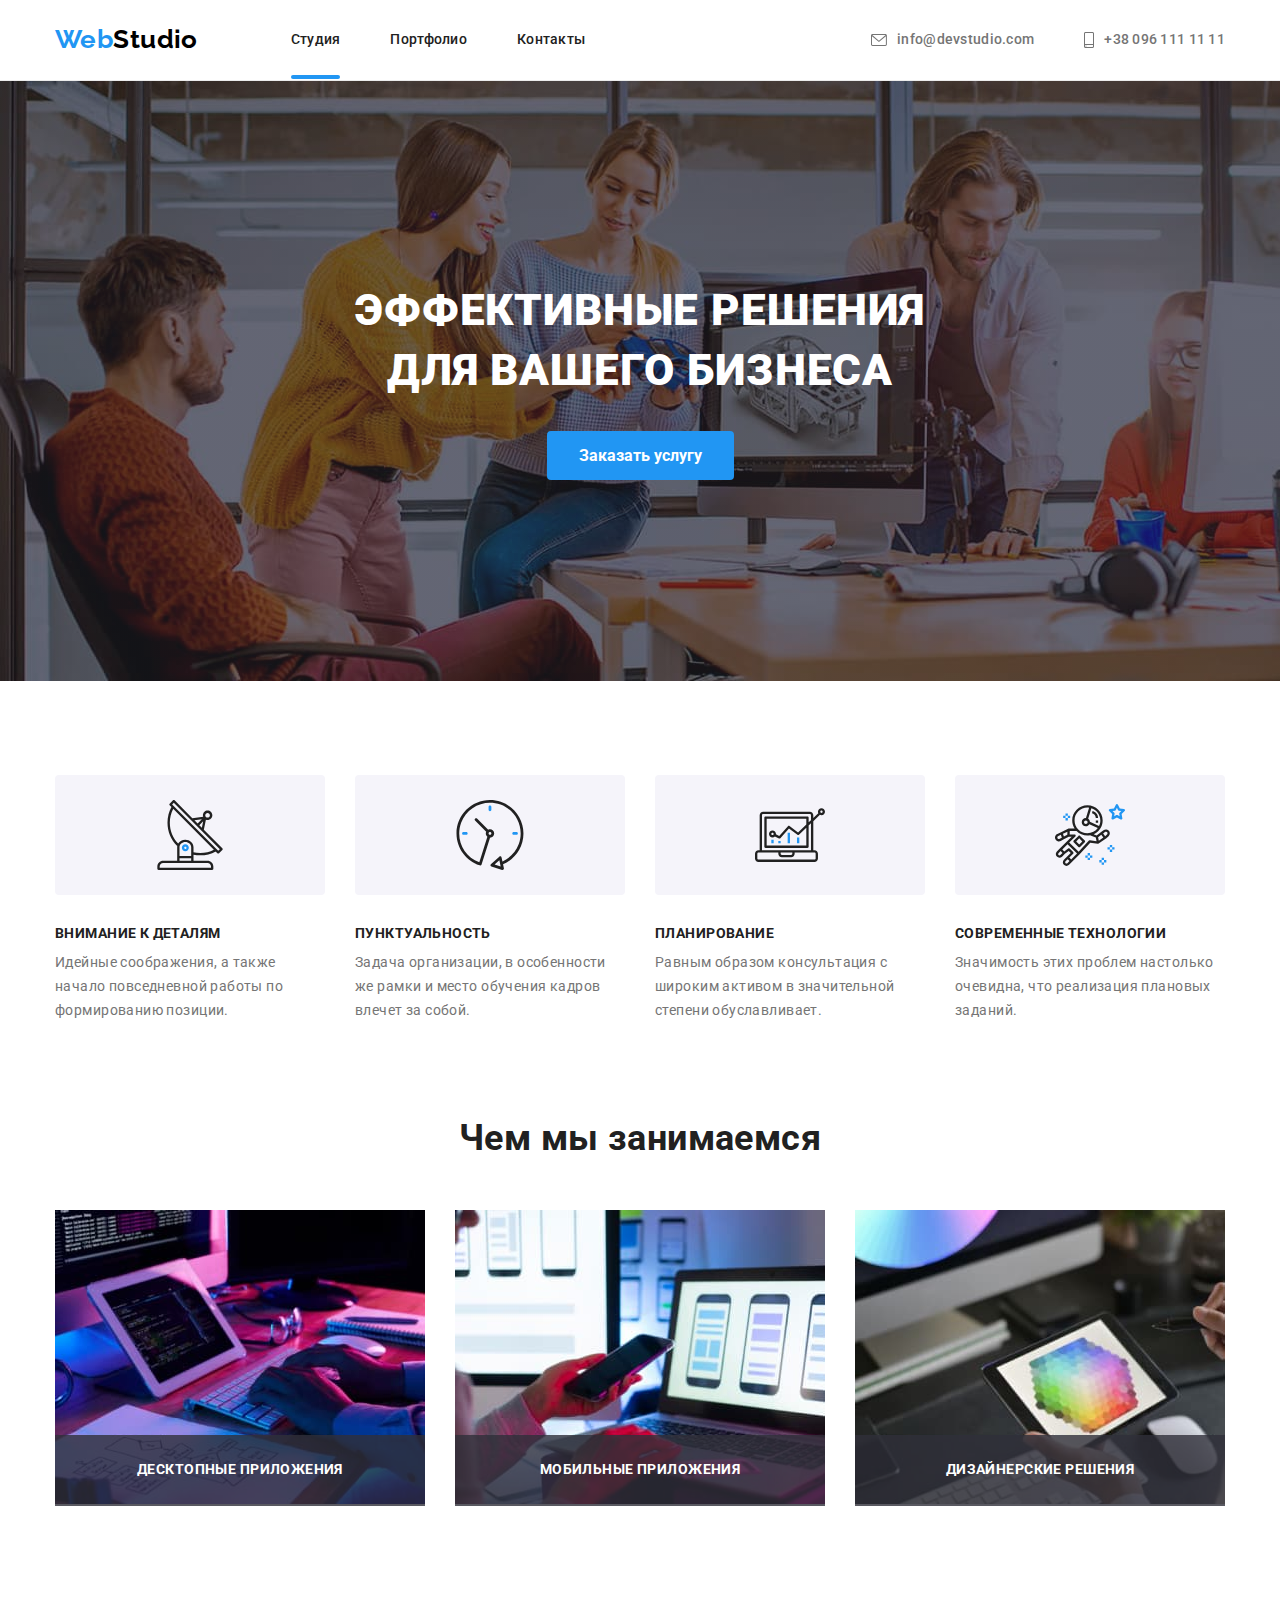
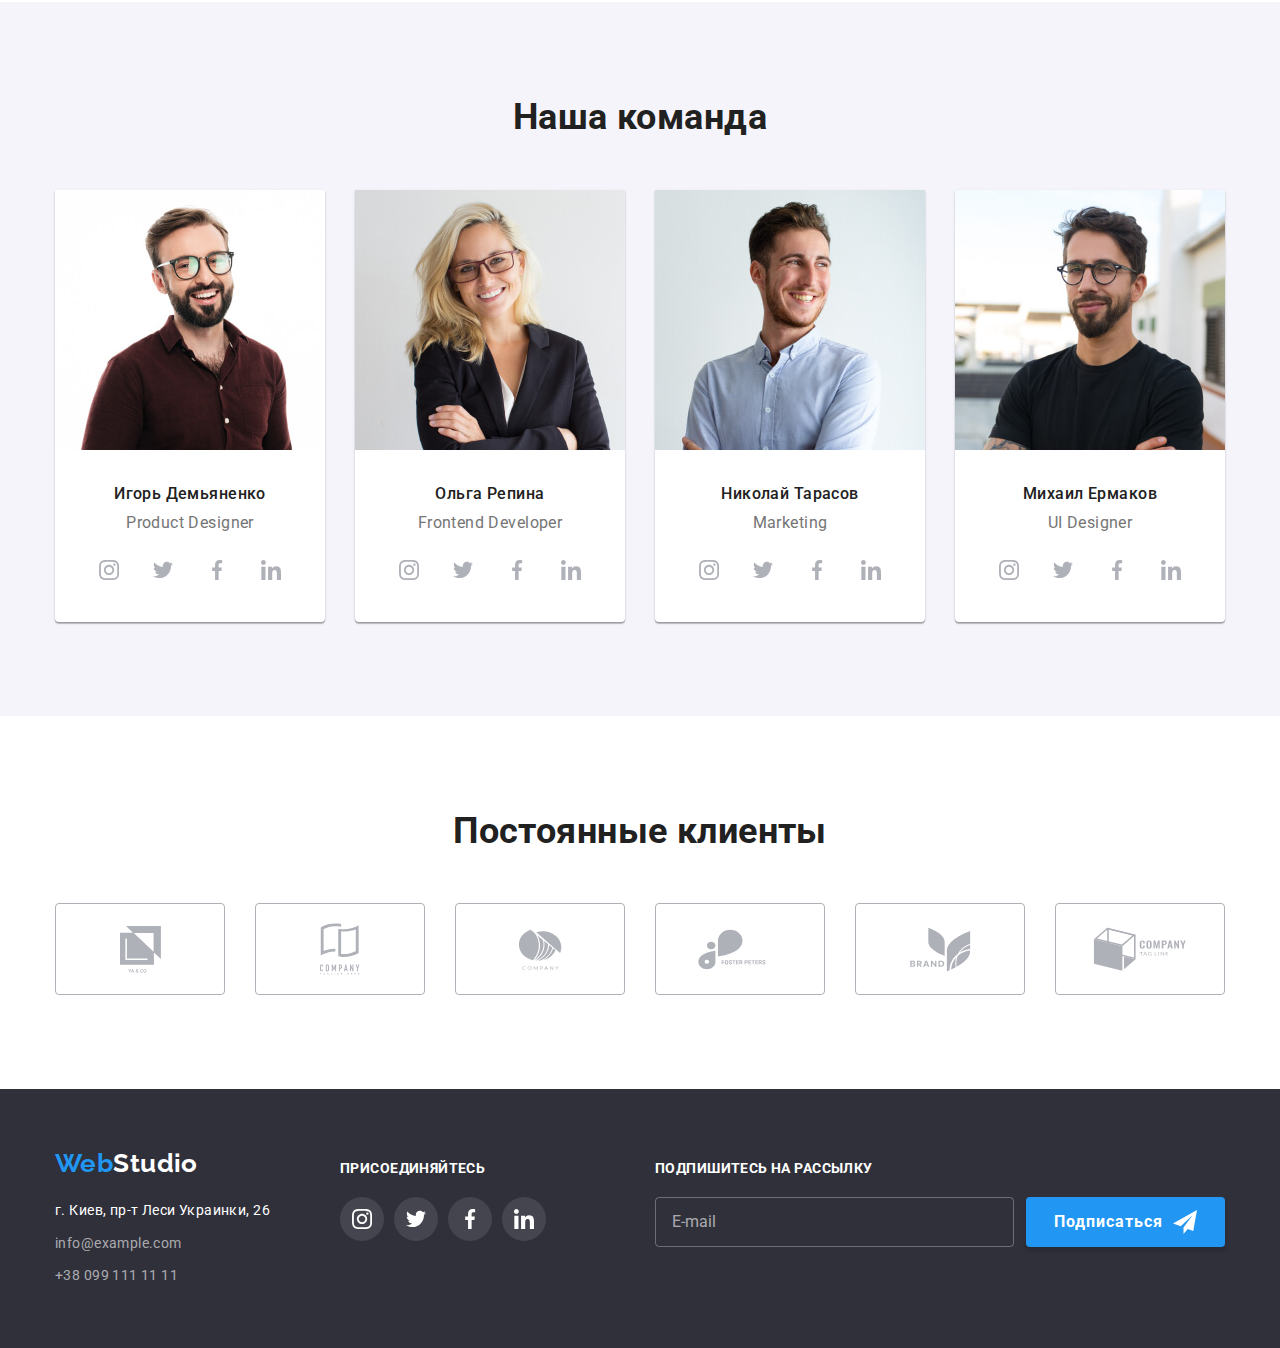
<file: index.html>
<!DOCTYPE html>
<html lang="ru">
  <head>
    <meta charset="UTF-8" />
    <meta http-equiv="X-UA-Compatible" content="IE=edge" />
    <meta name="viewport" content="width=device-width, initial-scale=1.0" />
    <title>Студия</title>
    <link
      rel="stylesheet"
      href="https://cdnjs.cloudflare.com/ajax/libs/modern-normalize/1.1.0/modern-normalize.min.css"
    />
    <link rel="preconnect" href="https://fonts.googleapis.com" />
    <link rel="preconnect" href="https://fonts.gstatic.com" crossorigin />
    <link
      href="https://fonts.googleapis.com/css2?family=Raleway:wght@700&family=Roboto:wght@400;500;700;900&display=swap"
      rel="stylesheet"
    />
    <link rel="stylesheet" href="./css/common.css" />
    <link rel="stylesheet" href="./css/main.css" />
  </head>

  <body>
    <header class="header">
      <div class="container">
        <div class="header__inner">
          <a class="heder__logo logo" href="./index.html" lang="en"
            ><span class="logo--blue" lang="en">Web</span>Studio</a
          >

          <nav class="nav">
            <ul class="nav__list">
              <li class="nav__item">
                <a class="nav__link nav__link--current" href="./index.html">Студия</a>
              </li>
              <li class="nav__item">
                <a class="nav__link" href="./portfolio.html">Портфолио</a>
              </li>
              <li class="nav__item">
                <a class="nav__link" href="#">Контакты</a>
              </li>
            </ul>
          </nav>

          <ul class="header__comm">
            <li class="header__item">
              <a class="header__link" href="mailto:info@devstudio.com">
                <svg class="mail-icon header__icon" height="12" width="16">
                  <use href="./images/icons.svg#icon-email"></use>
                </svg>
                info@devstudio.com
              </a>
            </li>
            <li class="header__item">
              <a class="header__link" href="tel:+380961111111">
                <svg class="phone-icon header__icon" height="16" width="10">
                  <use href="./images/icons.svg#icon-phone"></use>
                </svg>
                +38 096 111 11 11
              </a>
            </li>
          </ul>
        </div>
      </div>
    </header>

    <main class="main">
      <section class="hero">
        <div class="container">
          <h1 class="hero__title">
            Эффективные решения <br />
            для вашего бизнеса
          </h1>
          <button class="hero__btn" type="button" data-modal-open>Заказать услугу</button>
        </div>
      </section>

      <section class="advantage section">
        <div class="container">
          <h2 class="advantage__title title">Наше преимущество</h2>
          <ul class="advantage__list">
            <li class="advantage__item">
              <div class="advantage__icon-box">
                <svg class="icon" height="70" width="70">
                  <use href="./images/icons.svg#icon-antenna"></use>
                </svg>
              </div>
              <h3 class="advantage__header">Внимание к деталям</h3>
              <p class="advantage__text">
                Идейные соображения, а также начало повседневной работы по формированию позиции.
              </p>
            </li>
            <li class="advantage__item">
              <div class="advantage__icon-box">
                <svg class="icon" height="70" width="70">
                  <use href="./images/icons.svg#icon-clock"></use>
                </svg>
              </div>
              <h3 class="advantage__header">Пунктуальность</h3>
              <p class="advantage__text">
                Задача организации, в особенности же рамки и место обучения кадров влечет за собой.
              </p>
            </li>
            <li class="advantage__item">
              <div class="advantage__icon-box">
                <svg class="icon" height="70" width="70">
                  <use href="./images/icons.svg#icon-diagram"></use>
                </svg>
              </div>
              <h3 class="advantage__header">Планирование</h3>
              <p class="advantage__text">
                Равным образом консультация с широким активом в значительной степени обуславливает.
              </p>
            </li>
            <li class="advantage__item">
              <div class="advantage__icon-box">
                <svg class="icon" height="70" width="70">
                  <use href="./images/icons.svg#icon-astronaut"></use>
                </svg>
              </div>
              <h3 class="advantage__header">Современные технологии</h3>
              <p class="advantage__text">
                Значимость этих проблем настолько очевидна, что реализация плановых заданий.
              </p>
            </li>
          </ul>
        </div>
      </section>

      <section class="about section">
        <div class="container">
          <h2 class="title">Чем мы занимаемся</h2>
          <ul class="about__list">
            <li class="about__item">
              <div class="about__overlay">
                <img
                  class="about__img"
                  src="./images/index-img/img-1-min.jpg"
                  alt="разработка алгоритмов работы проекта"
                  width="370"
                  height="294"
                />
                <p class="about__title">Десктопные приложения</p>
              </div>
            </li>
            <li class="about__item">
              <div class="about__overlay">
                <img
                  class="about__img"
                  src="./images/index-img/img-2-min.jpg"
                  alt="оптимизация под мобильные устройства"
                  width="370"
                  height="294"
                />
                <p class="about__title">Мобильные приложения</p>
              </div>
            </li>
            <li class="about__item">
              <div class="about__overlay">
                <img
                  class="about__img"
                  src="./images/index-img/img-3-min.jpg"
                  alt="разработка дизайна проекта"
                  width="370"
                  height="294"
                />
                <p class="about__title">Дизайнерские решения</p>
              </div>
            </li>
          </ul>
        </div>
      </section>

      <section class="team section">
        <div class="container">
          <h2 class="title">Наша команда</h2>
          <ul class="team__list">
            <li class="team__item">
              <div class="border">
                <img
                  class="team__img"
                  src="./images/index-img/photo-1-min.jpg"
                  alt="фотография члена команды"
                  width="270"
                  height="260"
                />
                <div class="team__content">
                  <h3 class="team__title">Игорь Демьяненко</h3>
                  <p class="team__post" lang="en">Product Designer</p>
                  <ul class="team__social-list">
                    <li class="social-list__item">
                      <a class="social-list__link team__social-link" href="#">
                        <svg class="social-list__icon" height="20" width="20">
                          <use href="./images/icons.svg#icon-instagram"></use>
                        </svg>
                      </a>
                    </li>
                    <li class="social-list__item">
                      <a class="social-list__link team__social-link" href="#">
                        <svg class="social-list__icon" height="20" width="20">
                          <use href="./images/icons.svg#icon-twitter"></use>
                        </svg>
                      </a>
                    </li>
                    <li class="social-list__item">
                      <a class="social-list__link team__social-link" href="#">
                        <svg class="social-list__icon" height="20" width="20">
                          <use href="./images/icons.svg#icon-facebook"></use>
                        </svg>
                      </a>
                    </li>
                    <li class="social-list__item">
                      <a class="social-list__link team__social-link" href="#">
                        <svg class="social-list__icon" height="20" width="20">
                          <use href="./images/icons.svg#icon-linkedin"></use>
                        </svg>
                      </a>
                    </li>
                  </ul>
                </div>
              </div>
            </li>
            <li class="team__item">
              <div class="border">
                <img
                  class="team__img"
                  src="./images/index-img/photo-2-min.jpg"
                  alt="фотография члена команды"
                  width="270"
                  height="260"
                />
                <div class="team__content">
                  <h3 class="team__title">Ольга Репина</h3>
                  <p class="team__post" lang="en">Frontend Developer</p>
                  <ul class="team__social-list">
                    <li class="social-list__item">
                      <a class="social-list__link team__social-link" href="#">
                        <svg class="social-list__icon" height="20" width="20">
                          <use href="./images/icons.svg#icon-instagram"></use>
                        </svg>
                      </a>
                    </li>
                    <li class="social-list__item">
                      <a class="social-list__link team__social-link" href="#">
                        <svg class="social-list__icon" height="20" width="20">
                          <use href="./images/icons.svg#icon-twitter"></use>
                        </svg>
                      </a>
                    </li>
                    <li class="social-list__item">
                      <a class="social-list__link team__social-link" href="#">
                        <svg class="social-list__icon" height="20" width="20">
                          <use href="./images/icons.svg#icon-facebook"></use>
                        </svg>
                      </a>
                    </li>
                    <li class="social-list__item">
                      <a class="social-list__link team__social-link" href="#">
                        <svg class="social-list__icon" height="20" width="20">
                          <use href="./images/icons.svg#icon-linkedin"></use>
                        </svg>
                      </a>
                    </li>
                  </ul>
                </div>
              </div>
            </li>
            <li class="team__item">
              <div class="border">
                <img
                  class="team__img"
                  src="./images/index-img/photo-3-min.jpg"
                  alt="фотография члена команды"
                  width="270"
                  height="260"
                />
                <div class="team__content">
                  <h3 class="team__title">Николай Тарасов</h3>
                  <p class="team__post" lang="en">Marketing</p>
                  <ul class="team__social-list">
                    <li class="social-list__item">
                      <a class="social-list__link team__social-link" href="#">
                        <svg class="social-list__icon" height="20" width="20">
                          <use href="./images/icons.svg#icon-instagram"></use>
                        </svg>
                      </a>
                    </li>
                    <li class="social-list__item">
                      <a class="social-list__link team__social-link" href="#">
                        <svg class="social-list__icon" height="20" width="20">
                          <use href="./images/icons.svg#icon-twitter"></use>
                        </svg>
                      </a>
                    </li>
                    <li class="social-list__item">
                      <a class="social-list__link team__social-link" href="#">
                        <svg class="social-list__icon" height="20" width="20">
                          <use href="./images/icons.svg#icon-facebook"></use>
                        </svg>
                      </a>
                    </li>
                    <li class="social-list__item">
                      <a class="social-list__link team__social-link" href="#">
                        <svg class="social-list__icon" height="20" width="20">
                          <use href="./images/icons.svg#icon-linkedin"></use>
                        </svg>
                      </a>
                    </li>
                  </ul>
                </div>
              </div>
            </li>
            <li class="team__item">
              <div class="border">
                <img
                  class="team__img"
                  src="./images/index-img/photo-4-min.jpg"
                  alt="фотография члена команды"
                  width="270"
                  height="260"
                />
                <div class="team__content">
                  <h3 class="team__title">Михаил Ермаков</h3>
                  <p class="team__post" lang="en">UI Designer</p>
                  <ul class="team__social-list">
                    <li class="social-list__item">
                      <a class="social-list__link team__social-link" href="#">
                        <svg class="social-list__icon" height="20" width="20">
                          <use href="./images/icons.svg#icon-instagram"></use>
                        </svg>
                      </a>
                    </li>
                    <li class="social-list__item">
                      <a class="social-list__link team__social-link" href="#">
                        <svg class="social-list__icon" height="20" width="20">
                          <use href="./images/icons.svg#icon-twitter"></use>
                        </svg>
                      </a>
                    </li>
                    <li class="social-list__item">
                      <a class="social-list__link team__social-link" href="#">
                        <svg class="social-list__icon" height="20" width="20">
                          <use href="./images/icons.svg#icon-facebook"></use>
                        </svg>
                      </a>
                    </li>
                    <li class="social-list__item">
                      <a class="social-list__link team__social-link" href="#">
                        <svg class="social-list__icon" height="20" width="20">
                          <use href="./images/icons.svg#icon-linkedin"></use>
                        </svg>
                      </a>
                    </li>
                  </ul>
                </div>
              </div>
            </li>
          </ul>
        </div>
      </section>

      <section class="clients section">
        <div class="container">
          <h2 class="title">Постоянные клиенты</h2>
          <ul class="clients__list">
            <li class="clients__item">
              <a class="clients__link" href="#">
                <svg class="clients__icon" height="47" width="41">
                  <use href="./images/icons.svg#icon-first-company-logo"></use>
                </svg>
              </a>
            </li>

            <li class="clients__item">
              <a class="clients__link" href="#">
                <svg class="clients__icon" height="52" width="40">
                  <use href="./images/icons.svg#icon-second-company-logo"></use>
                </svg>
              </a>
            </li>

            <li class="clients__item">
              <a class="clients__link" href="#">
                <svg class="clients__icon" height="41" width="44">
                  <use href="./images/icons.svg#icon-third-company-logo"></use>
                </svg>
              </a>
            </li>

            <li class="clients__item">
              <a class="clients__link" href="#">
                <svg class="clients__icon" height="41" width="84">
                  <use href="./images/icons.svg#icon-fouth-company-logo"></use>
                </svg>
              </a>
            </li>

            <li class="clients__item">
              <a class="clients__link" href="#">
                <svg class="clients__icon" height="45" width="63">
                  <use href="./images/icons.svg#icon-fifth-company-logo"></use>
                </svg>
              </a>
            </li>

            <li class="clients__item">
              <a class="clients__link" href="#">
                <svg class="clients__icon" height="44" width="94">
                  <use href="./images/icons.svg#icon-sixth-company-logo"></use>
                </svg>
              </a>
            </li>
          </ul>
        </div>
      </section>
    </main>

    <footer class="footer">
      <div class="container">
        <div class="footer__inner">
          <div class="footer__info">
            <a class="footer__logo logo" href="./index.html" lang="en">
              <span class="logo--blue" lang="en">Web</span>Studio
            </a>

            <address class="footer__addr">
              <p class="footer__location footer__addr--mb">г. Киев, пр-т Леси Украинки, 26</p>
              <a class="footer__link footer__addr--mb" href="mailto:info@example.com">
                info@example.com
              </a>
              <a class="footer__link" href="tel:+380991111111">+38 099 111 11 11</a>
            </address>
          </div>
          <div class="footer__social">
            <h2 class="footer__welcome">Присоединяйтесь</h2>
            <ul class="footer__social-list">
              <li class="social-list__item">
                <a class="social-list__link footer__social-link" href="#">
                  <svg class="social-list__icon" height="20" width="20">
                    <use href="./images/icons.svg#icon-instagram"></use>
                  </svg>
                </a>
              </li>
              <li class="social-list__item">
                <a class="social-list__link footer__social-link" href="#">
                  <svg class="social-list__icon" height="20" width="20">
                    <use href="./images/icons.svg#icon-twitter"></use>
                  </svg>
                </a>
              </li>
              <li class="social-list__item">
                <a class="social-list__link footer__social-link" href="#">
                  <svg class="social-list__icon" height="20" width="20">
                    <use href="./images/icons.svg#icon-facebook"></use>
                  </svg>
                </a>
              </li>
              <li class="social-list__item">
                <a class="social-list__link footer__social-link" href="#">
                  <svg class="social-list__icon" height="20" width="20">
                    <use href="./images/icons.svg#icon-linkedin"></use>
                  </svg>
                </a>
              </li>
            </ul>
          </div>
          <div class="footer__subscribe">
            <h2 class="footer__welcome">Подпишитесь на рассылку</h2>
            <form class="footer__form form" action="#" method="GET">
              <input type="email" class="form__mail" placeholder="E-mail" name="email" required />
              <button class="form__subscribe-btn" type="submit">
                Подписаться
                <svg class="form__icon" height="24" width="24">
                  <use href="./images/icons.svg#icon-send"></use>
                </svg>
              </button>
            </form>
          </div>
        </div>
      </div>
    </footer>

    <div class="backdrop is-hidden" data-modal>
      <div class="modal">
        <button class="modal__close-btn" type="button" data-modal-close>
          <svg class="modal__icon" height="11" width="11">
            <use href="./images/icons.svg#icon-close"></use>
          </svg>
        </button>
        <form class="modal__form form" action="#" method="get">
          <h1 class="modal__header">Оставьте свои данные, мы вам перезвоним</h1>
          <div class="form-field">
            <label class="form-label">
              Имя
              <input class="form__item" type="text" name="name" required />
              <svg class="form__modal-icon" height="18" width="18">
                <use href="./images/icons.svg#icon-name"></use>
              </svg>
            </label>
          </div>
          <div class="form-field">
            <label class="form-label">
              Телефон
              <input class="form__item" type="tel" name="tel" required />
              <svg class="form__modal-icon" height="18" width="18">
                <use href="./images/icons.svg#icon-tel"></use>
              </svg>
            </label>
          </div>
          <div class="form-field">
            <label class="form-label">
              Почта
              <input class="form__item" type="email" name="post" required />
              <svg class="form__modal-icon" height="18" width="18">
                <use href="./images/icons.svg#icon-post"></use>
              </svg>
            </label>
          </div>
          <div class="form-field">
            <label class="form-label">
              Комментарий
              <textarea
                class="form__item comment"
                name="comment"
                placeholder="Введите текст"
              ></textarea>
            </label>
          </div>
          <div class="form-field">
            <label class="form-policy-label">
              <input class="form__policy" type="checkbox" name="policy" required />
              <span class="form__policy-check"></span>
              Соглашаюсь с рассылкой и принимаю&#160;
              <a class="form__link" href="#" target="_blank" rel="noopener noreferrer">
                Условия договора
              </a>
            </label>
          </div>
          <button class="form__modal-btn" type="submit">Отправить</button>
        </form>
      </div>
    </div>
    <script src="./js/modal.js"></script>
  </body>
</html>
</file>
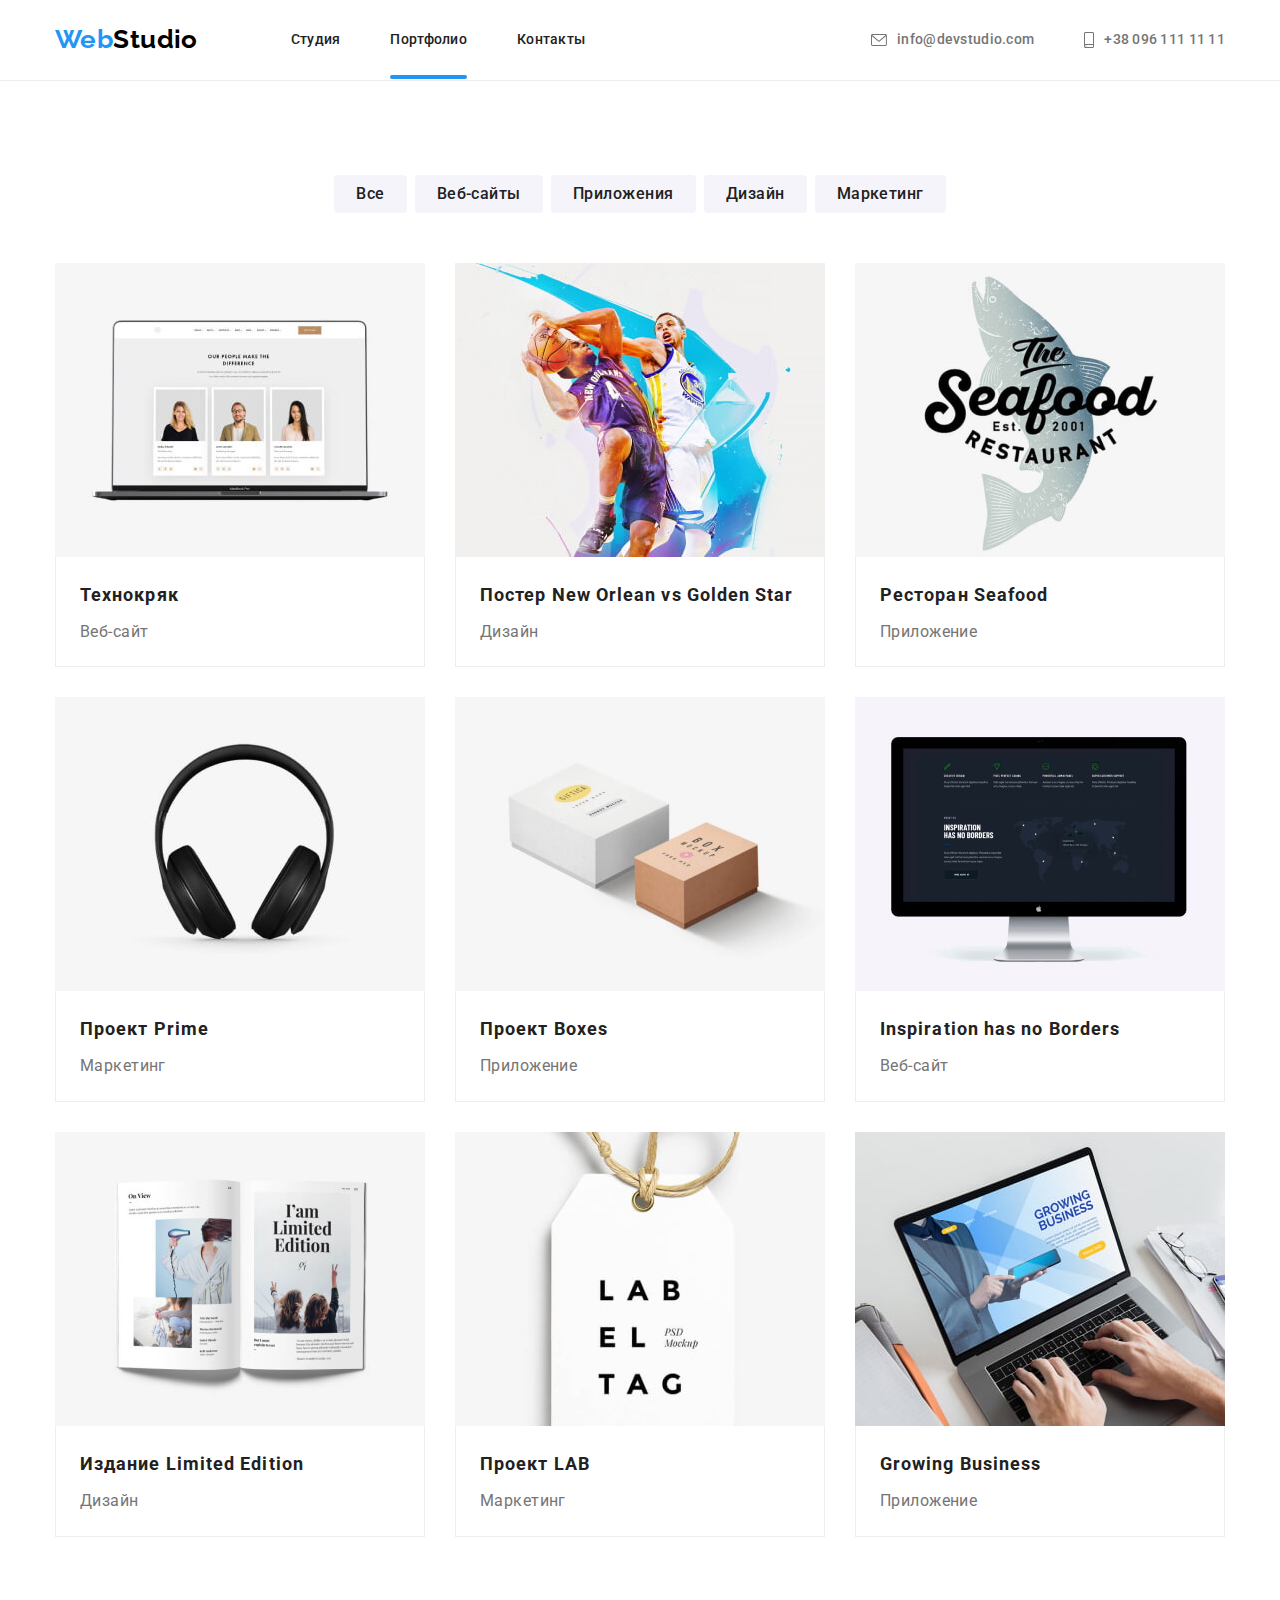
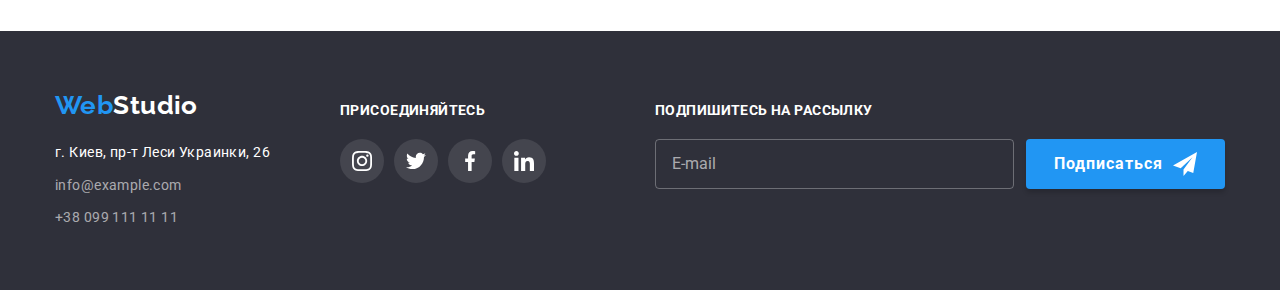
<file: portfolio.html>
<!DOCTYPE html>
<html lang="ru">
  <head>
    <meta charset="UTF-8" />
    <meta http-equiv="X-UA-Compatible" content="IE=edge" />
    <meta name="viewport" content="width=device-width, initial-scale=1.0" />
    <title>Портфолио</title>
    <link
      rel="stylesheet"
      href="https://cdnjs.cloudflare.com/ajax/libs/modern-normalize/1.1.0/modern-normalize.min.css"
    />
    <link rel="preconnect" href="https://fonts.googleapis.com" />
    <link rel="preconnect" href="https://fonts.gstatic.com" crossorigin />
    <link
      href="https://fonts.googleapis.com/css2?family=Raleway:wght@700&family=Roboto:wght@400;500;700;900&display=swap"
      rel="stylesheet"
    />
    <link rel="stylesheet" href="./css/common.css" />
    <link rel="stylesheet" href="./css/portfolio.css" />
  </head>

  <body>
    <header class="header">
      <div class="container">
        <div class="header__inner">
          <a class="heder__logo logo" href="./index.html" lang="en"
            ><span class="logo--blue" lang="en">Web</span>Studio</a
          >

          <nav class="nav">
            <ul class="nav__list">
              <li class="nav__item">
                <a class="nav__link" href="./index.html">Студия</a>
              </li>
              <li class="nav__item">
                <a class="nav__link nav__link--current" href="./portfolio.html">Портфолио</a>
              </li>
              <li class="nav__item">
                <a class="nav__link" href="#">Контакты</a>
              </li>
            </ul>
          </nav>

          <ul class="header__comm">
            <li class="header__item">
              <a class="header__link" href="mailto:info@devstudio.com">
                <svg class="mail-icon header__icon" height="12" width="16">
                  <use href="./images/icons.svg#icon-email"></use>
                </svg>
                info@devstudio.com
              </a>
            </li>
            <li class="header__item">
              <a class="header__link" href="tel:+380961111111">
                <svg class="phone-icon header__icon" height="16" width="10">
                  <use href="./images/icons.svg#icon-phone"></use>
                </svg>
                +38 096 111 11 11
              </a>
            </li>
          </ul>
        </div>
      </div>
    </header>

    <main class="portfolio section">
      <div class="container">
        <h1 class="portfolio-title title">Наше портфолио</h1>
        <ul class="filter-list">
          <li class="filter-list__item">
            <button class="filter-list__btn" type="button">Все</button>
          </li>
          <li class="filter-list__item">
            <button class="filter-list__btn" type="button">Веб-сайты</button>
          </li>
          <li class="filter-list__item">
            <button class="filter-list__btn" type="button">Приложения</button>
          </li>
          <li class="filter-list__item">
            <button class="filter-list__btn" type="button">Дизайн</button>
          </li>
          <li class="filter-list__item">
            <button class="filter-list__btn" type="button">Маркетинг</button>
          </li>
        </ul>

        <ul class="portfolio__list">
          <li class="portfolio__card">
            <a class="portfolio__link" href="#">
              <div class="portfolio__main-content">
                <img
                  src="./images/portfolio-img/prev-1-min.jpg"
                  alt="контент сайта Технокряк"
                  class="portfolio__img"
                  width="370"
                  height="294"
                />
                <p class="portfolio__description">
                  Технокряк это современная площадка распространения коронавируса. Компании
                  используют эту платформу для цифрового шпионажа и атак на защищённые сервера
                  конкурентов.
                </p>
              </div>
              <div class="portfolio__content">
                <h2 class="portfolio__name">Технокряк</h2>
                <p class="portfolio__topic">Веб-сайт</p>
              </div>
            </a>
          </li>

          <li class="portfolio__card">
            <a class="portfolio__link" href="#">
              <div class="portfolio__main-content">
                <img
                  src="./images/portfolio-img/prev-2-min.jpg"
                  alt="постер с изображением баскетболиста New Orlean против баскетболиста команды Golden Star"
                  class="portfolio__img"
                  width="370"
                  height="294"
                />
                <p class="portfolio__description">
                  Технокряк это современная площадка распространения коронавируса. Компании
                  используют эту платформу для цифрового шпионажа и атак на защищённые сервера
                  конкурентов.
                </p>
              </div>
              <div class="portfolio__content">
                <h2 class="portfolio__name">
                  Постер <span lang="en">New Orlean vs Golden Star</span>
                </h2>
                <p class="portfolio__topic">Дизайн</p>
              </div>
            </a>
          </li>

          <li class="portfolio__card">
            <a class="portfolio__link" href="#">
              <div class="portfolio__main-content">
                <img
                  src="./images/portfolio-img/prev-3-min.jpg"
                  alt="логотип ресторана в виде морской рыбы"
                  class="portfolio__img"
                  width="370"
                  height="294"
                />
                <p class="portfolio__description">
                  Технокряк это современная площадка распространения коронавируса. Компании
                  используют эту платформу для цифрового шпионажа и атак на защищённые сервера
                  конкурентов.
                </p>
              </div>
              <div class="portfolio__content">
                <h2 class="portfolio__name">Ресторан <span lang="en">Seafood</span></h2>
                <p class="portfolio__topic">Приложение</p>
              </div>
            </a>
          </li>

          <li class="portfolio__card">
            <a class="portfolio__link" href="#">
              <div class="portfolio__main-content">
                <img
                  src="./images/portfolio-img/prev-4-min.jpg"
                  alt="полноразмерные наушники компании Prime"
                  class="portfolio__img"
                  width="370"
                  height="294"
                />
                <p class="portfolio__description">
                  Технокряк это современная площадка распространения коронавируса. Компании
                  используют эту платформу для цифрового шпионажа и атак на защищённые сервера
                  конкурентов.
                </p>
              </div>
              <div class="portfolio__content">
                <h2 class="portfolio__name">Проект <span lang="en">Prime</span></h2>
                <p class="portfolio__topic">Маркетинг</p>
              </div>
            </a>
          </li>

          <li class="portfolio__card">
            <a class="portfolio__link" href="#">
              <div class="portfolio__main-content">
                <img
                  src="./images/portfolio-img/prev-5-min.jpg"
                  alt="белый и бежевый вариант дизайна деревянных коробок с надписями"
                  class="portfolio__img"
                  width="370"
                  height="294"
                />
                <p class="portfolio__description">
                  Технокряк это современная площадка распространения коронавируса. Компании
                  используют эту платформу для цифрового шпионажа и атак на защищённые сервера
                  конкурентов.
                </p>
              </div>
              <div class="portfolio__content">
                <h2 class="portfolio__name">Проект <span lang="en">Boxes</span></h2>
                <p class="portfolio__topic">Приложение</p>
              </div>
            </a>
          </li>

          <li class="portfolio__card">
            <a class="portfolio__link" href="#">
              <div class="portfolio__main-content">
                <img
                  src="./images/portfolio-img/prev-6-min.jpg"
                  alt="монитор с изображение контента сайта"
                  class="portfolio__img"
                  width="370"
                  height="294"
                />
                <p class="portfolio__description">
                  Технокряк это современная площадка распространения коронавируса. Компании
                  используют эту платформу для цифрового шпионажа и атак на защищённые сервера
                  конкурентов.
                </p>
              </div>
              <div class="portfolio__content">
                <h2 class="portfolio__name" lang="en">Inspiration has no Borders</h2>
                <p class="portfolio__topic">Веб-сайт</p>
              </div>
            </a>
          </li>

          <li class="portfolio__card">
            <a class="portfolio__link" href="#">
              <div class="portfolio__main-content">
                <img
                  src="./images/portfolio-img/prev-7-min.jpg"
                  alt="раскрытый журнал издания Limited Edition"
                  class="portfolio__img"
                  width="370"
                  height="294"
                />
                <p class="portfolio__description">
                  Технокряк это современная площадка распространения коронавируса. Компании
                  используют эту платформу для цифрового шпионажа и атак на защищённые сервера
                  конкурентов.
                </p>
              </div>
              <div class="portfolio__content">
                <h2 class="portfolio__name">Издание <span lang="en">Limited Edition</span></h2>
                <p class="portfolio__topic">Дизайн</p>
              </div>
            </a>
          </li>

          <li class="portfolio__card">
            <a class="portfolio__link" href="#">
              <div class="portfolio__main-content">
                <img
                  src="./images/portfolio-img/prev-8-min.jpg"
                  alt="белый ярлык в виде японского амулета с названием проекта"
                  class="portfolio__img"
                  width="370"
                  height="294"
                />
                <p class="portfolio__description">
                  Технокряк это современная площадка распространения коронавируса. Компании
                  используют эту платформу для цифрового шпионажа и атак на защищённые сервера
                  конкурентов.
                </p>
              </div>
              <div class="portfolio__content">
                <h2 class="portfolio__name">Проект <span lang="en">LAB</span></h2>
                <p class="portfolio__topic">Маркетинг</p>
              </div>
            </a>
          </li>

          <li class="portfolio__card">
            <a class="portfolio__link" href="#">
              <div class="portfolio__main-content">
                <img
                  src="./images/portfolio-img/prev-9-min.jpg"
                  alt="ноутбук на котором работают в приложении Growing Business"
                  class="portfolio__img"
                  width="370"
                  height="294"
                />
                <p class="portfolio__description">
                  Технокряк это современная площадка распространения коронавируса. Компании
                  используют эту платформу для цифрового шпионажа и атак на защищённые сервера
                  конкурентов.
                </p>
              </div>
              <div class="portfolio__content">
                <h2 class="portfolio__name" lang="en">Growing Business</h2>
                <p class="portfolio__topic">Приложение</p>
              </div>
            </a>
          </li>
        </ul>
      </div>
    </main>

    <footer class="footer">
      <div class="container">
        <div class="footer__inner">
          <div class="footer__info">
            <a class="footer__logo logo" href="./index.html" lang="en">
              <span class="logo--blue" lang="en">Web</span>Studio
            </a>

            <address class="footer__addr">
              <p class="footer__location footer__addr--mb">г. Киев, пр-т Леси Украинки, 26</p>
              <a class="footer__link footer__addr--mb" href="mailto:info@example.com">
                info@example.com
              </a>
              <a class="footer__link" href="tel:+380991111111">+38 099 111 11 11</a>
            </address>
          </div>
          <div class="footer__social">
            <h2 class="footer__welcome">Присоединяйтесь</h2>
            <ul class="footer__social-list">
              <li class="social-list__item">
                <a class="social-list__link footer__social-link" href="#">
                  <svg class="social-list__icon" height="20" width="20">
                    <use href="./images/icons.svg#icon-instagram"></use>
                  </svg>
                </a>
              </li>
              <li class="social-list__item">
                <a class="social-list__link footer__social-link" href="#">
                  <svg class="social-list__icon" height="20" width="20">
                    <use href="./images/icons.svg#icon-twitter"></use>
                  </svg>
                </a>
              </li>
              <li class="social-list__item">
                <a class="social-list__link footer__social-link" href="#">
                  <svg class="social-list__icon" height="20" width="20">
                    <use href="./images/icons.svg#icon-facebook"></use>
                  </svg>
                </a>
              </li>
              <li class="social-list__item">
                <a class="social-list__link footer__social-link" href="#">
                  <svg class="social-list__icon" height="20" width="20">
                    <use href="./images/icons.svg#icon-linkedin"></use>
                  </svg>
                </a>
              </li>
            </ul>
          </div>
          <div class="footer__subscribe">
            <h2 class="footer__welcome">Подпишитесь на рассылку</h2>
            <form class="footer__form form" action="#" method="GET">
              <input type="email" class="form__mail" placeholder="E-mail" name="email" required />
              <button class="form__subscribe-btn" type="submit">
                Подписаться
                <svg class="form__icon" height="24" width="24">
                  <use href="./images/icons.svg#icon-send"></use>
                </svg>
              </button>
            </form>
          </div>
        </div>
      </div>
    </footer>
  </body>
</html>
</file>
<file: css/common.css>
:root {
  --accent-color: #2196f3;
  --accent-color-opacity: rgba(33, 150, 243, 0.9);
  --logo-color: #000;
  --main-text-color: #212121;
  --sub-text-color: #757575;
  --dark-bg: #2f303a;
  --light-bg: #f5f4fa;
  --border-color: #ececec;
  --light-text-color: #fff;
  --footer-link-color: rgba(255, 255, 255, 0.6);
  --icon-color: #afb1b8;
  --backdrop-color: rgba(0, 0, 0, 0.2);
  --about-backdrop-color: rgba(47, 48, 58, 0.8);
}
*,
*::after,
*::before {
  margin: 0;
  padding: 0;
}
body {
  font-family: 'Roboto', sans-serif;
  font-weight: 400;
  font-size: 14px;
  line-height: 1.14;
  letter-spacing: 0.03em;
  color: var(--main-text-color);
}
a {
  text-decoration: none;
  color: inherit;
}
ul {
  padding: 0;
}
ul li {
  list-style: none;
}
button {
  border: none;
  border-radius: 4px;
  cursor: pointer;
  color: inherit;
}
textarea {
  resize: none;
}
.section {
  padding: 94px 0;
}
.container {
  margin: 0 auto;
  padding: 0 15px;
  max-width: 1200px;
}
.title {
  margin-bottom: 50px;
  font-weight: 700;
  font-size: 36px;
  line-height: 1.2;
  text-align: center;
}
.header {
  padding: 25px 0;
  border-bottom: 1px solid var(--border-color);
}
.heder__logo {
  margin-right: 93px;
}
.logo {
  font-family: 'Raleway', sans-serif;
  font-weight: 700;
  font-size: 26px;
  color: var(--logo-color);
}
.logo--blue {
  color: var(--accent-color);
}
.header__inner {
  display: flex;
  flex-direction: row;
  align-items: center;
}
.nav__list {
  display: flex;
  flex-direction: row;
  font-weight: 500;
  letter-spacing: 0.02em;
}
.nav__item:not(:last-child) {
  margin-right: 50px;
}
.nav__link {
  padding: 32px 0;
  position: relative;
}
.nav__link--current::after {
  content: '';
  position: absolute;
  bottom: 0;
  left: 0;
  display: block;
  height: 4px;
  width: 100%;
  border-radius: 2px;
  background-color: var(--accent-color);
}
.nav__link:hover,
.nav__link:focus {
  color: var(--accent-color);
  transition: color 250ms cubic-bezier(0.4, 0, 0.2, 1);
}
.header__comm {
  margin-left: auto;
  display: flex;
  flex-direction: row;
  font-weight: 500;
  letter-spacing: 0.02em;
}
.header__item:not(:first-child) {
  margin-left: 50px;
}
.header__link {
  padding: 5px 0;
  display: flex;
  align-items: center;
  color: var(--sub-text-color);
}
.header__link:hover,
.header__link:focus {
  color: var(--accent-color);
  transition: color 250ms cubic-bezier(0.4, 0, 0.2, 1);
}
.header__icon {
  margin-right: 10px;
  fill: currentColor;
}
.header__icon:hover {
  fill: var(--accent-color);
  transition: fill 250ms cubic-bezier(0.4, 0, 0.2, 1);
}
.footer {
  padding: 60px 0;
  background: var(--dark-bg);
}
.footer__inner {
  display: flex;
  justify-content: start;
}
.footer__logo {
  margin-bottom: 20px;
  display: inline-block;
  color: var(--light-text-color);
}
.footer__addr {
  display: flex;
  flex-direction: column;
  font-style: normal;
  line-height: 1.7;
}
.footer__location {
  color: var(--light-text-color);
}
.footer__link {
  color: var(--footer-link-color);
}
.footer__link:hover,
.footer__link:focus {
  color: var(--accent-color);
  transition: color 250ms cubic-bezier(0.4, 0, 0.2, 1);
}
.footer__addr--mb {
  margin-bottom: 9px;
}
.footer__social {
  margin-top: 12px;
  margin-left: 70px;
  margin-right: 93px;
}
.footer__welcome {
  font-weight: 700;
  font-size: inherit;
  text-transform: uppercase;
  color: var(--light-text-color);
}
.social-list__item:not(:last-child) {
  margin-right: 10px;
}
.social-list__link {
  height: 44px;
  width: 44px;
  display: flex;
  justify-content: center;
  align-items: center;
  border-radius: 50%;
}
.social-list__link:hover,
.social-list__link:focus {
  background-color: var(--accent-color);
  fill: var(--light-text-color);
  transition: background-color 250ms cubic-bezier(0.4, 0, 0.2, 1),
    fill 250ms cubic-bezier(0.4, 0, 0.2, 1);
}
.footer__social-list {
  display: flex;
  margin-top: 20px;
}
.footer__social-list:not(:last-child) {
  margin-right: 10px;
}
.footer__social-link {
  background-color: rgba(255, 255, 255, 0.1);
  fill: var(--light-text-color);
}
.footer__subscribe {
  margin-top: 12px;
  margin-left: auto;
}
.footer__form {
  margin-top: 20px;
  width: 570px;
  display: flex;
}
.form__mail {
  margin-right: 12px;
  padding-left: 16px;
  height: 50px;
  width: 100%;
  border: 1px solid rgba(255, 255, 255, 0.3);
  border-radius: 4px;
  background-color: transparent;
  color: var(--light-text-color);
  transition: border-color 250ms cubic-bezier(0.4, 0, 0.2, 1);
}
.form__mail::placeholder {
  font-size: 16px;
  line-height: 1.25;
  color: var(--footer-link-color);
}
.form__subscribe-btn {
  padding: 10px 28px;
  display: flex;
  align-items: center;
  box-shadow: 0px 4px 4px rgba(0, 0, 0, 0.15);
  border-radius: 4px;
  font-weight: 700;
  font-size: 16px;
  line-height: 1.87;
  letter-spacing: 0.06em;
  background-color: var(--accent-color);
  color: var(--light-text-color);
}
.form__icon {
  margin-left: 10px;
  fill: var(--light-text-color);
}
.backdrop {
  position: fixed;
  top: 0;
  height: 100vh;
  width: 100vw;
  background-color: var(--backdrop-color);
  opacity: 1;
  transition: opacity 250ms cubic-bezier(0.4, 0, 0.2, 1);
}
.modal {
  padding: 40px;
  position: absolute;
  top: 50%;
  left: 50%;
  width: 528px;
  min-height: 581px;
  background-color: #fff;
  border-radius: 4px;
  box-shadow: 0px 1px 3px rgba(0, 0, 0, 0.12), 0px 1px 1px rgba(0, 0, 0, 0.14),
    0px 2px 1px rgba(0, 0, 0, 0.2);
  transform: translate(-50%, -50%) scale(1);
  transition: transform 250ms cubic-bezier(0.4, 0, 0.2, 1);
}
.modal__close-btn {
  position: absolute;
  right: 8px;
  top: 8px;
  height: 30px;
  width: 30px;
  display: flex;
  justify-content: center;
  align-items: center;
  border: 1px solid rgba(0, 0, 0, 0.1);
  border-radius: 50%;
  background-color: unset;
}
.modal__close-btn:hover,
.modal__close-btn:focus {
  fill: var(--accent-color);
  transition: fill 250ms cubic-bezier(0.4, 0, 0.2, 1);
}
.backdrop.is-hidden {
  opacity: 0;
  pointer-events: none;
}
.backdrop.is-hidden .modal {
  transform: translate(-50%, -50%) scale(0.9);
}
.modal__header {
  margin-bottom: 12px;
  font-weight: 700;
  font-size: 20px;
  line-height: 1.15;
  text-align: center;
}
.form-field {
  margin-bottom: 10px;
}
.form-label {
  position: relative;
  display: flex;
  flex-direction: column;
  font-size: 12px;
  line-height: 1.18;
  letter-spacing: 0.01em;
  color: var(--sub-text-color);
}
.form__item {
  margin-top: 4px;
  padding: 12px 32px;
  border: 1px solid rgba(33, 33, 33, 0.2);
  border-radius: 4px;
  font-size: inherit;
  line-height: inherit;
  letter-spacing: inherit;
  color: inherit;
}
.form__item:hover,
.form__item:focus {
  border-color: var(--accent-color);
  transition: border-color 250ms cubic-bezier(0.4, 0, 0.2, 1);
}
.form__item:hover + .form__modal-icon {
  fill: var(--accent-color);
  transition: fill 250ms cubic-bezier(0.4, 0, 0.2, 1);
}
.form__modal-icon {
  fill: currentColor;
}
.form__modal-icon:hover {
  fill: var(--accent-color);
}
.form-label:focus-within .form__modal-icon {
  fill: var(--accent-color);
  transition: fill 250ms cubic-bezier(0.4, 0, 0.2, 1);
}
.form-label .form__modal-icon {
  position: absolute;
  top: 50%;
  left: 12px;
  display: inline-block;
  fill: var(--main-text-color);
}
.comment {
  margin-bottom: 10px;
  padding: 12px 16px;
  height: 120px;
  width: 100%;
  color: var(--sub-text-color);
}
.comment::placeholder {
  color: rgba(117, 117, 117, 0.5);
}
.form-policy-label {
  display: flex;
  align-items: center;
  color: var(--sub-text-color);
}
.form__policy {
  -webkit-appearance: none;
  -moz-appearance: none;
  appearance: none;
  position: absolute;
  width: 1px;
  height: 1px;
  margin: -1px;
  padding: 0;
  border: 0;
  clip: rect(0 0 0 0);
  overflow: hidden;
}
.form__policy-check {
  margin-right: 9px;
  display: inline-block;
  height: 15px;
  width: 15px;
  border: 2px solid var(--main-text-color);
  border-radius: 4px;
  transition: border-color 250ms cubic-bezier(0.4, 0, 0.2, 1),
    background-color 250ms cubic-bezier(0.4, 0, 0.2, 1),
    background-image 250ms cubic-bezier(0.4, 0, 0.2, 1);
}
.form__policy:checked + .form__policy-check {
  border-color: var(--accent-color);
  background-color: var(--accent-color);
  background-image: url(../images/check.svg);
  background-size: contain;
  background-origin: border-box;
}
.form__link {
  text-decoration-line: underline;
  color: var(--accent-color);
}
.form__modal-btn {
  display: block;
  margin: 30px auto 0 auto;
  padding: 10px 55px;
  font-weight: 700;
  font-size: 16px;
  line-height: 1.87;
  letter-spacing: 0.06em;
  box-shadow: 0px 4px 4px rgba(0, 0, 0, 0.15);
  border-radius: 4px;
  background-color: var(--accent-color);
  color: var(--light-text-color);
  transition: background-color 250ms cubic-bezier(0.4, 0, 0.2, 1);
}
.form__modal-btn:hover,
.form__modal-btn:focus {
  background-color: #188ce8;
}
</file>
<file: css/main.css>
.hero {
  min-height: 600px;
  display: flex;
  align-items: center;
  text-align: center;
  letter-spacing: 0.06em;
  background: var(--dark-bg);
  background-image: linear-gradient(rgba(47, 48, 58, 0.4), rgba(47, 48, 58, 0.4)),
    url(../images/hero-bg.jpg);
  background-repeat: no-repeat;
  background-size: cover;
  color: #ffffff;
}
.hero__title {
  margin-bottom: 30px;
  font-weight: 900;
  font-size: 44px;
  line-height: 1.36;
  text-transform: uppercase;
}
.hero__btn {
  padding: 10px 32px;
  font-weight: 700;
  font-size: 16px;
  line-height: 1.87;
  background-color: var(--accent-color);
}
.advantage__icon-box {
  height: 120px;
  display: flex;
  justify-content: center;
  align-items: center;
  border-radius: 4px;
  background-color: var(--light-bg);
}
.advantage__title {
  display: none;
}
.advantage__list {
  margin: 0 -15px;
  display: flex;
  flex-direction: row;
  justify-content: space-between;
}
.advantage__item {
  padding: 0 15px;
  flex: 1 1 270px;
}
.advantage__header {
  margin-top: 30px;
  margin-bottom: 10px;
  font-weight: 700;
  font-size: 14px;
  line-height: 1.2;
  text-transform: uppercase;
}
.advantage__text {
  font-size: 14px;
  line-height: 1.71;
  color: var(--sub-text-color);
}
.about {
  padding-top: 0;
}
.about__list {
  margin: 0 -15px;
  display: flex;
  flex-direction: row;
}
.about__item {
  padding: 0 15px;
}
.about__overlay {
  position: relative;
}
.about__img {
  flex: 0 0 370px;
}
.about__title {
  width: 370px;
  height: 23.809%;
  position: absolute;
  bottom: 2.86px;
  display: flex;
  justify-content: center;
  align-items: center;
  font-weight: 700;
  text-transform: uppercase;
  color: var(--light-text-color);
  background-color: var(--about-backdrop-color);
}
.team {
  background: var(--light-bg);
}
.border {
  background: #ffffff;
  box-shadow: 0px 1px 3px rgba(0, 0, 0, 0.12), 0px 1px 1px rgba(0, 0, 0, 0.14),
    0px 2px 1px rgba(0, 0, 0, 0.2);
  border-radius: 0px 0px 4px 4px;
}
.team__list {
  margin: 0 -15px;
  display: flex;
  flex-direction: row;
  justify-content: space-between;
}
.team__item {
  padding: 0 15px;
}
.team__img {
  flex: 0 0 270px;
}
.team__content {
  padding: 30px 0;
  text-align: center;
  line-height: 1.2;
}
.team__title {
  margin-bottom: 10px;
  font-size: 16px;
  font-weight: 500;
}
.team__post {
  font-size: 16px;
  color: var(--sub-text-color);
}
.team__social-list {
  margin: 16px 32px 0 32px;
  display: flex;
  justify-content: center;
}
.team__social-link {
  fill: var(--icon-color);
}
.clients__list {
  display: flex;
}
.clients__item:not(:last-child) {
  margin-right: 30px;
}
.clients__link {
  min-height: 92px;
  min-width: 170px;
  display: flex;
  justify-content: center;
  align-items: center;
  border: 1px solid var(--icon-color);
  border-radius: 4px;
  color: var(--icon-color);
}
.clients__link:hover,
.clients__link:focus {
  color: var(--accent-color);
  border-color: var(--accent-color);
  transition: color 250ms cubic-bezier(0.4, 0, 0.2, 1),
    border-color 250ms cubic-bezier(0.4, 0, 0.2, 1);
}
.clients__icon {
  fill: currentColor;
}
.clients__icon:hover {
  fill: var(--accent-color);
}
</file>
<file: css/portfolio.css>
.portfolio-title {
  display: none;
}
.filter-list {
  margin: 0 -4px 50px -4px;
  display: flex;
  justify-content: center;
}
.filter-list__item {
  padding: 0 4px;
}
.filter-list__btn {
  padding: 6px 22px;
  font-weight: 500;
  font-size: 16px;
  line-height: 1.62;
  letter-spacing: 0.03em;
  background: var(--light-bg);
}
.filter-list__btn:hover,
.filter-list__btn:focus {
  color: var(--light-text-color);
  background-color: var(--accent-color);
  box-shadow: 0px 3px 1px rgba(0, 0, 0, 0.1), 0px 1px 2px rgba(0, 0, 0, 0.08),
    0px 2px 2px rgba(0, 0, 0, 0.12);
  transition: color 250ms cubic-bezier(0.4, 0, 0.2, 1),
    background-color 250ms cubic-bezier(0.4, 0, 0.2, 1),
    box-shadow 250ms cubic-bezier(0.4, 0, 0.2, 1);
}
.portfolio__list {
  margin: -15px -15px;
  display: flex;
  flex-flow: row wrap;
  flex: 0 0 33.333%;
}
.portfolio__card {
  padding: 15px 15px;
}
.portfolio__link {
  display: block;
  line-height: 0;
}
.portfolio__link:hover {
  display: block;
  box-shadow: 0px 1px 1px rgba(0, 0, 0, 0.12), 0px 4px 4px rgba(0, 0, 0, 0.06),
    1px 4px 6px rgba(0, 0, 0, 0.16);
  transition: box-shadow 250ms cubic-bezier(0.4, 0, 0.2, 1);
}
.portfolio__main-content {
  position: relative;
  overflow: hidden;
}
.portfolio__img {
  flex: 0 0 370px;
}
.portfolio__description {
  padding: 63px 24px;
  height: 100%;
  position: absolute;
  top: 0;
  left: 0;
  font-size: 18px;
  line-height: 1.56;
  color: var(--light-text-color);
  background-color: var(--accent-color-opacity);
  overflow: auto;
  transform: translateY(100%);
  transition: transform 250ms cubic-bezier(0.4, 0, 0.2, 1);
}
.portfolio__card:hover .portfolio__description {
  transform: translateY(0%);
}
.portfolio__content {
  padding: 20px 24px;
  background: #ffffff;
  border: 1px solid #eeeeee;
  border-top: none;
}
.portfolio__name {
  margin-bottom: 4px;
  font-weight: 700;
  font-size: 18px;
  line-height: 2;
  letter-spacing: 0.06em;
}
.portfolio__topic {
  font-size: 16px;
  line-height: 1.87;
  color: var(--sub-text-color);
}
</file>
